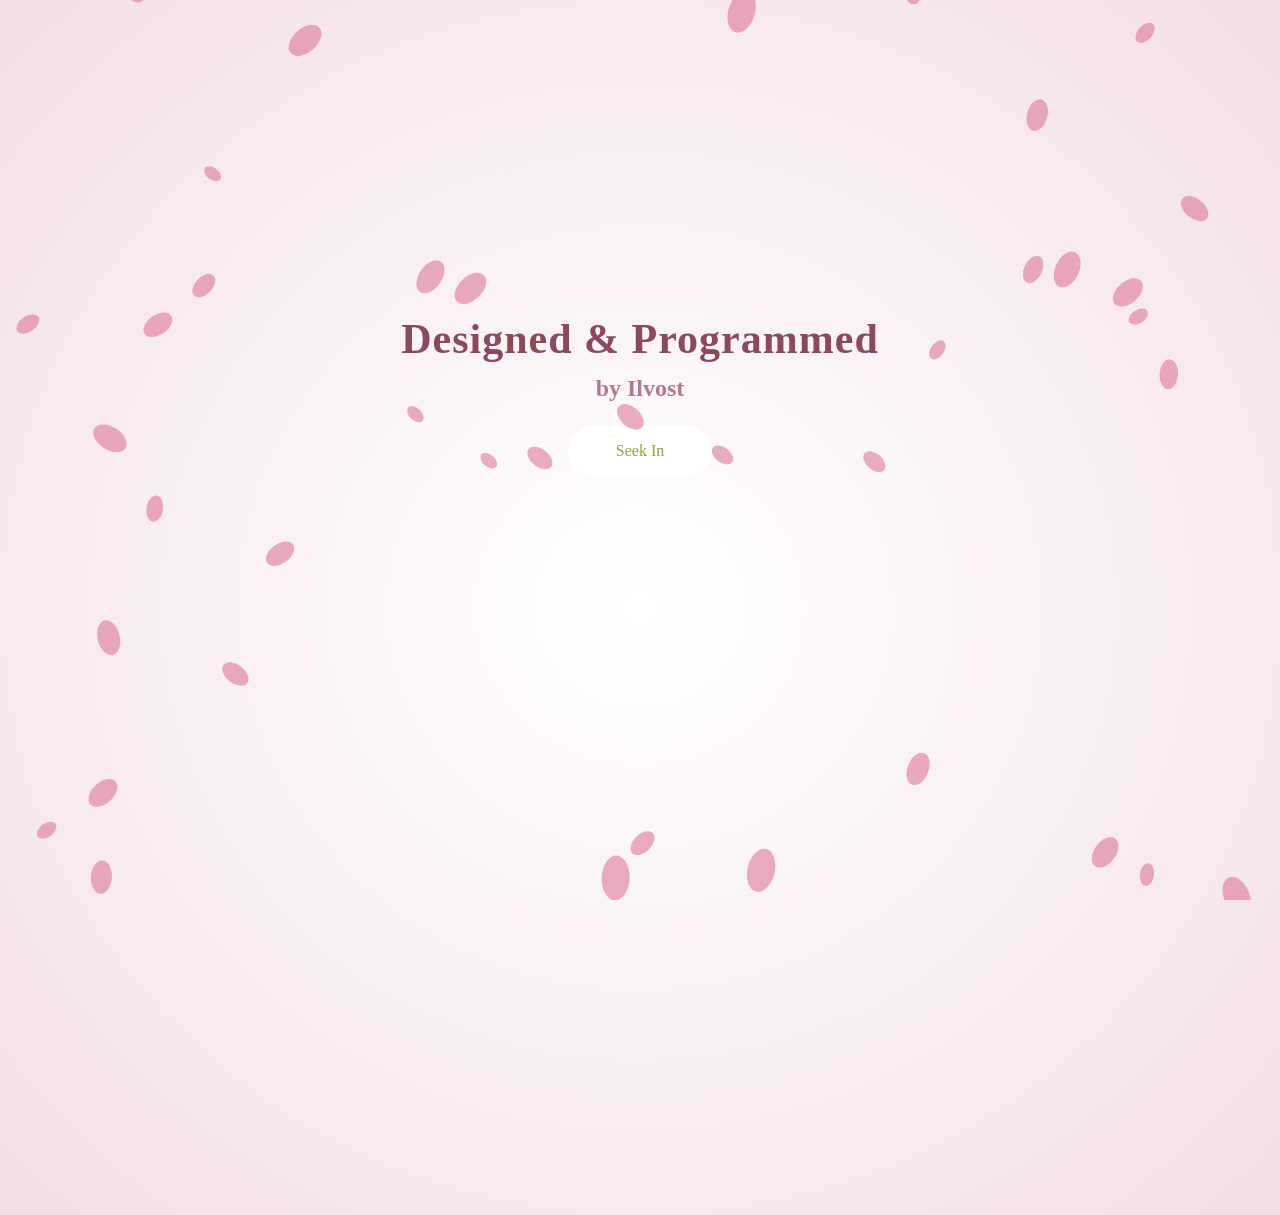
<file: index.html>
<!DOCTYPE html>
<html lang="en">
<head>
  <meta charset="UTF-8">
  <title>Ilvost</title>
  <link rel="stylesheet" href="style.css">
</head>
<body class="page-one">

  <canvas id="petals"></canvas>

  <div class="center">
    <h1>Designed &amp; Programmed</h1>
    <h2>by Ilvost</h2>
    <a href="gallery.html" class="btn">Seek In</a>
  </div>

  <script src="petals.js"></script>
</body>
</html>
</file>
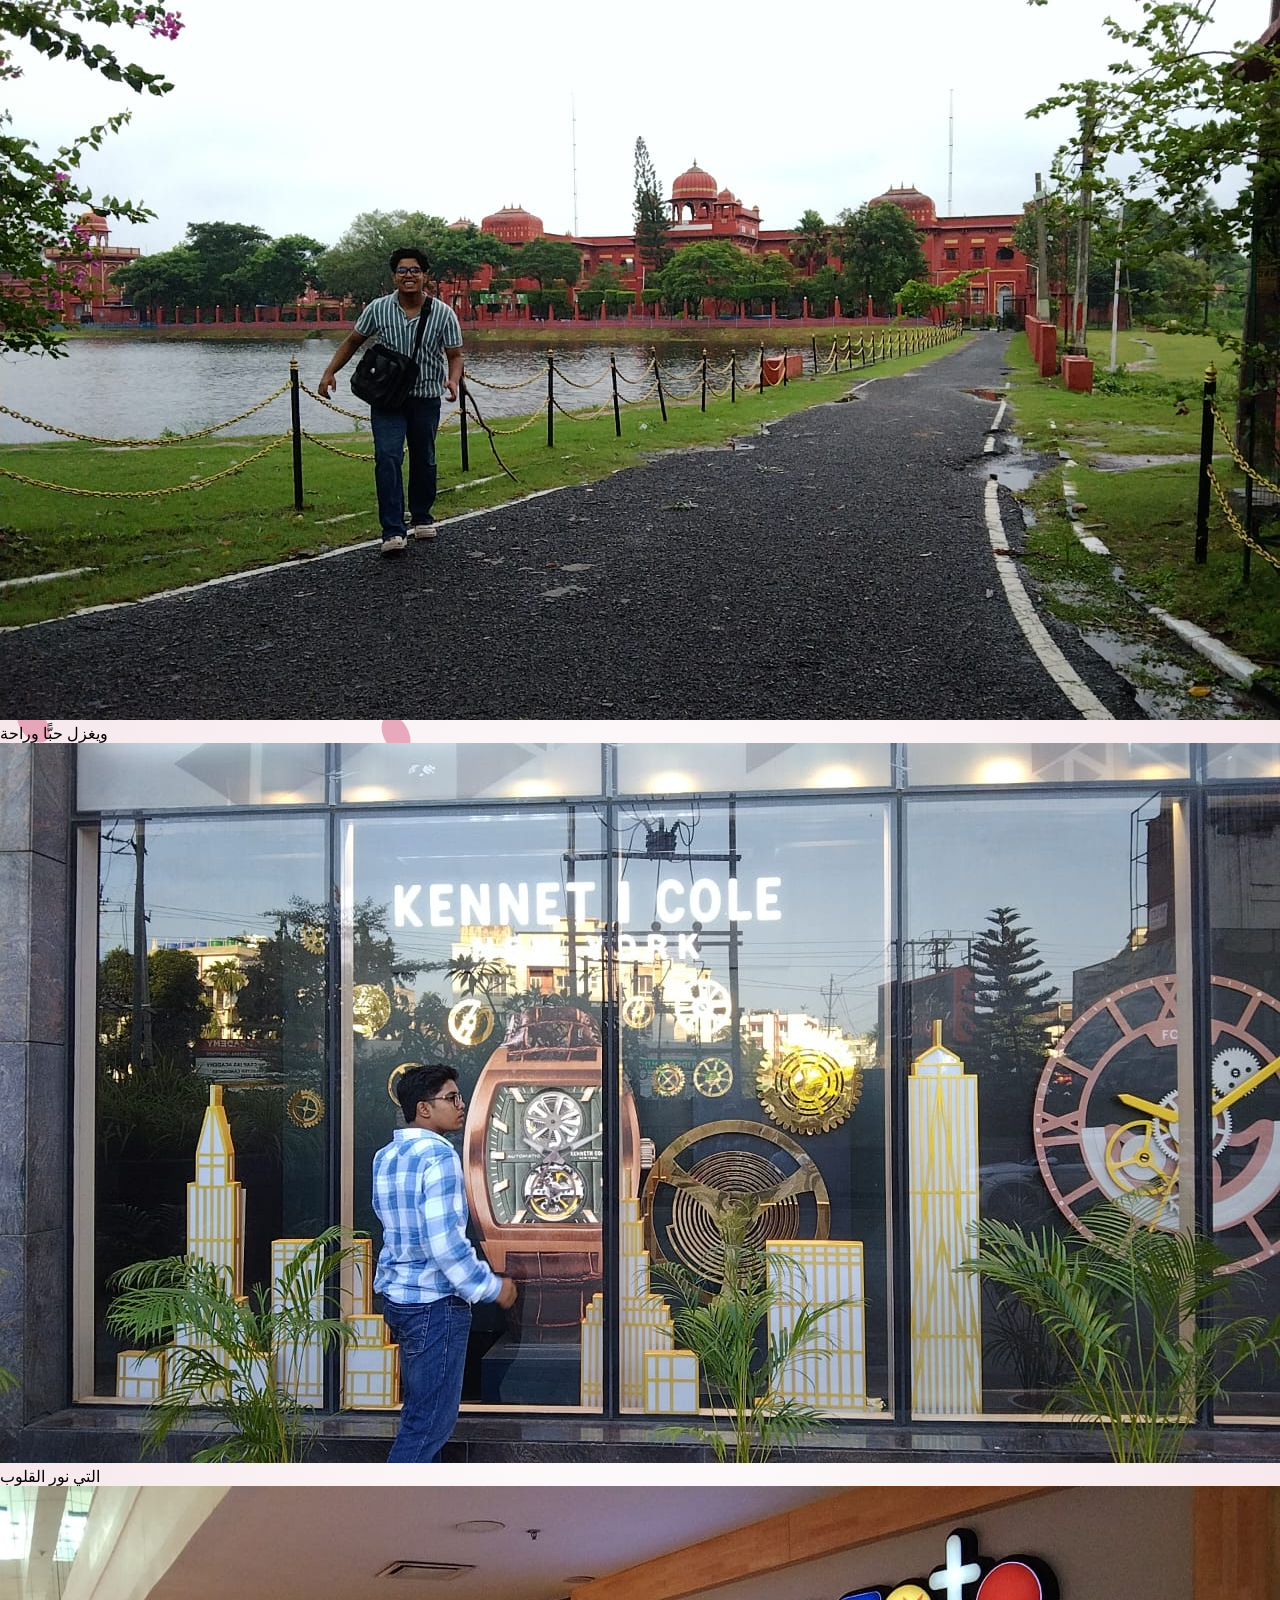
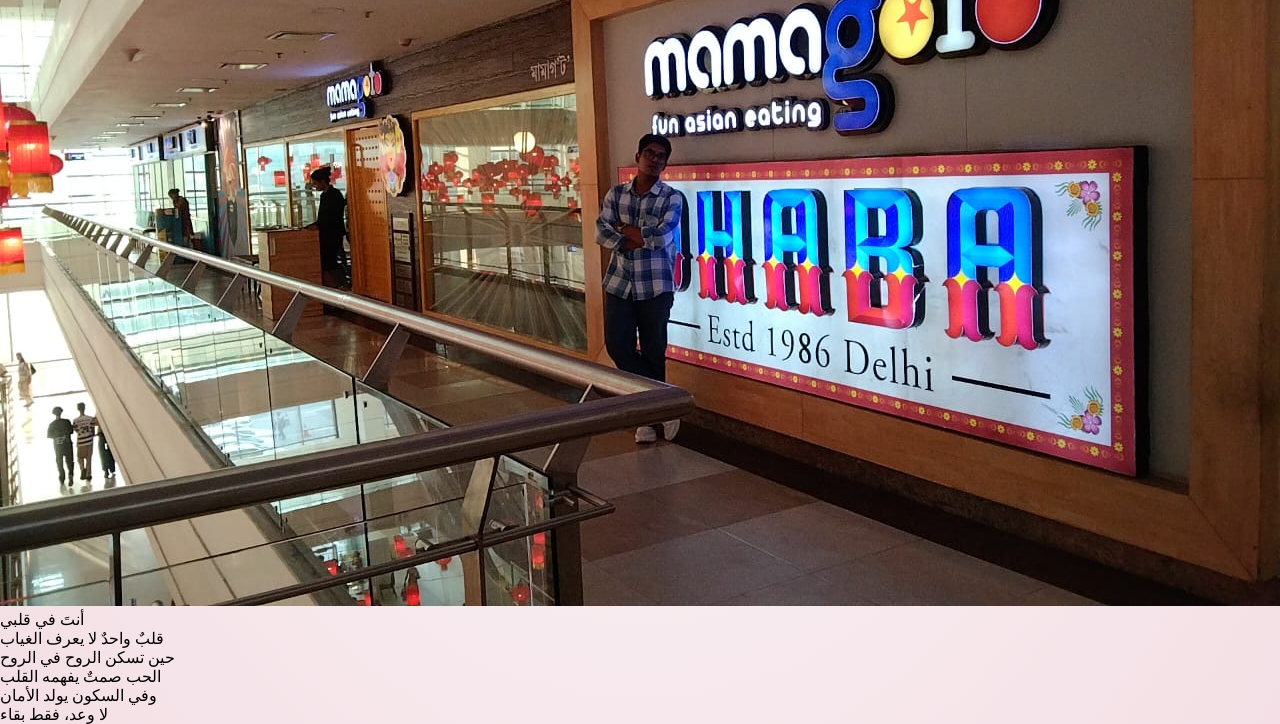
<file: gallery.html>
<!DOCTYPE html>
<html lang="ar">
<head>
  <meta charset="UTF-8">
  <title>Ilvost Gallery</title>
  <link rel="stylesheet" href="style.css">
</head>
<body class="page-two">

  <canvas id="petals"></canvas>

  <div class="gallery">
    <div class="card delay1">
      <img src="photo1.jpg" alt="Photo 1">
      <p class="quote">ويغزل حبًّا وراحة</p>
    </div>

    <div class="card delay2">
      <img src="photo2.jpg" alt="Photo 2">
      <p class="quote">التي نور القلوب</p>
    </div>

    <div class="card delay3">
      <img src="photo3.jpg" alt="Photo 3">
      <p class="quote">أنتَ في قلبي</p>
    </div>
  </div>

  <div class="arabic-lines">
    <p>قلبٌ واحدٌ لا يعرف الغياب</p>
    <p>حين تسكن الروح في الروح</p>
    <p>الحب صمتٌ يفهمه القلب</p>
    <p>وفي السكون يولد الأمان</p>
    <p>لا وعد، فقط بقاء</p>
  </div>

  <script src="petals.js"></script>
  <script src="gallery.js"></script>
</body>
</html>
</file>
<file: style.css>
/* ---------- Reset & Body ---------- */
* { box-sizing: border-box; margin: 0; padding: 0; font-family: "Georgia", serif; }

body {
  min-height: 100vh;
  background: radial-gradient(#fff, #f3dfe5);
  overflow-x: hidden;
}

/* ---------- Petals Canvas ---------- */
canvas {
  position: fixed;
  inset: 0;
  pointer-events: none;
}

/* ---------- Page One ---------- */
.page-one .center {
  text-align: center;
  margin-top: 35vh;
}

h1 {
  color: #8a4a5b;
  font-size: 42px;
  letter-spacing: 1px;
}

h2 {
  color: #b27b8b;
  margin: 12px 0 40px;
}

.btn {
  padding: 16px 48px;
  background: #fff;
  border-radius: 40px;
  text-decoration: none;
  color: #8a4
</file>
